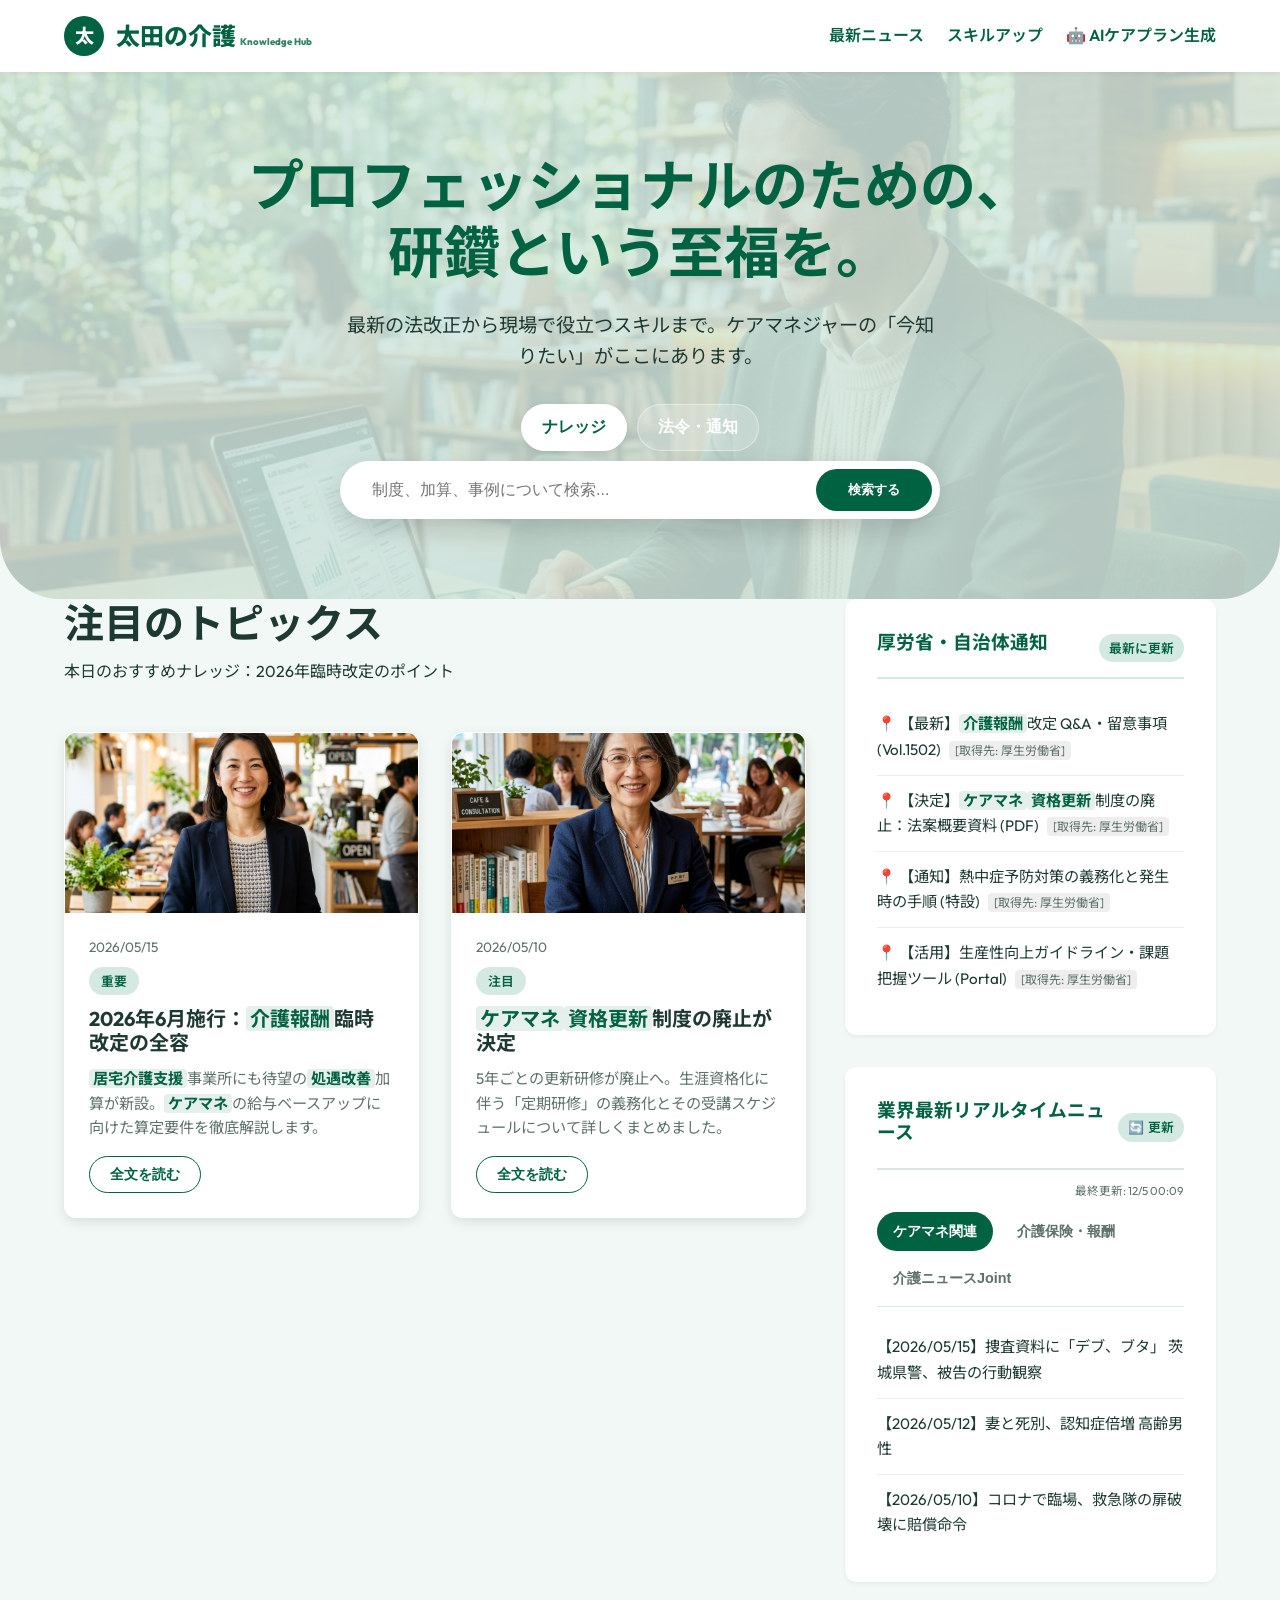
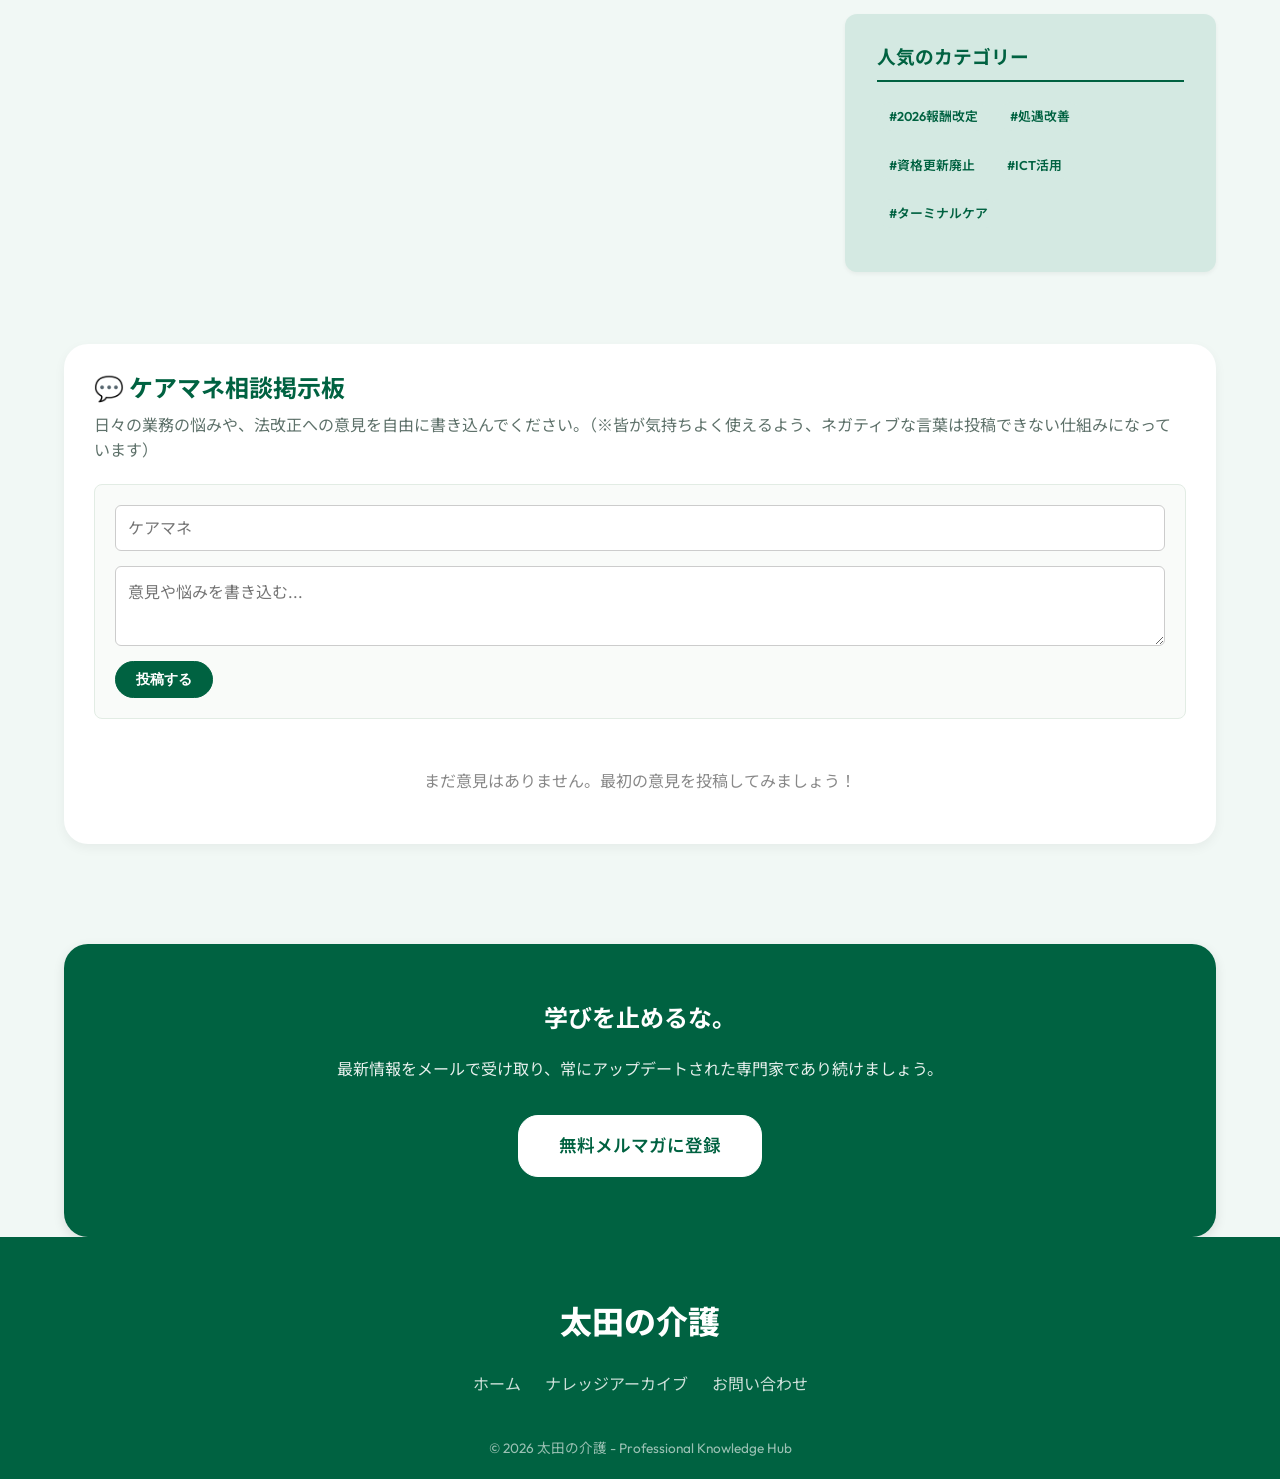
<file: index.html>
<!DOCTYPE html>
<html lang="ja">
<head>
    <meta charset="UTF-8">
    <meta name="viewport" content="width=device-width, initial-scale=1.0">
    <title>太田の介護 | ケアマネ・ナレッジハブ</title>
    <meta name="description" content="ケアマネジャーのための最新情報・研鑽プラットフォーム。法改正、報酬改定、スキルアップ情報を集約。">
    <meta name="theme-color" content="#006241">
    <meta name="apple-mobile-web-app-capable" content="yes">
    <meta name="apple-mobile-web-app-status-bar-style" content="black-translucent">
    <link rel="preconnect" href="https://fonts.googleapis.com">
    <link rel="preconnect" href="https://fonts.gstatic.com" crossorigin>
    <link href="https://fonts.googleapis.com/css2?family=Noto+Sans+JP:wght@400;500;700;900&family=Outfit:wght@400;600;800&display=swap" rel="stylesheet">
    <link rel="stylesheet" href="style.css">
</head>
<body>
    <header>
        <div class="container">
            <nav>
                <a href="#" class="logo" id="logoLink">
                    <div class="logo-icon">太</div>
                    <span>太田の介護 <small style="font-size: 0.6rem; opacity: 0.8;">Knowledge Hub</small></span>
                </a>
                <div class="nav-links">
                    <a href="#news" id="navNews">最新ニュース</a>
                    <a href="#skills" id="navSkills">スキルアップ</a>
                    <a href="ai-careplan/index.html">🤖 AIケアプラン生成</a>
                </div>
            </nav>
        </div>
    </header>

    <section class="hero animate-fade-in">
        <div class="container">
            <div class="hero-content">
                <h1>プロフェッショナルのための、<br>研鑽という至福を。</h1>
                <p>最新の法改正から現場で役立つスキルまで。ケアマネジャーの「今知りたい」がここにあります。</p>
                <div class="search-tabs" style="margin-bottom: 10px; display: flex; justify-content: center; gap: 10px;">
                    <button class="search-tab-btn active" data-mode="knowledge">ナレッジ</button>
                    <button class="search-tab-btn" data-mode="law">法令・通知</button>
                </div>
                <div class="search-box">
                    <input type="text" id="searchInput" placeholder="制度、加算、事例について検索...">
                    <button id="searchButton">検索する</button>
                </div>
            </div>
            <div class="hero-bg-overlay" style="position: absolute; top: 0; left: 0; width: 100%; height: 100%; background: url('assets/hero_knowledge.png') center/cover no-repeat; opacity: 0.15; z-index: 1;"></div>
        </div>
    </section>

    <main class="container" id="news">
        <div class="knowledge-grid">
            <!-- Main Content Area -->
            <div id="mainContent">
                <div class="section-title" style="text-align: left;">
                    <h2 id="mainContentTitle">注目のトピックス</h2>
                    <p id="mainContentDesc">本日のおすすめナレッジ：2026年臨時改定のポイント</p>
                </div>
                <div class="grid" id="newsGrid">
                    <!-- Cards will be injected by JavaScript -->
                </div>
            </div>

            <!-- Law Content Area (Hidden by default) -->
            <div id="lawContent" style="display: none;">
                <div class="section-title" style="text-align: left;">
                    <h2>法令・通知 検索結果</h2>
                    <p>実務で頻出する介護保険法や厚労省解釈通知から検索しています。</p>
                </div>
                <div class="law-list" id="lawGrid">
                    <!-- Law items will be injected by JavaScript -->
                </div>
            </div>

            <!-- Sidebar -->
            <aside>
                <div class="sidebar-box">
                    <div style="display: flex; justify-content: space-between; align-items: center; border-bottom: 2px solid var(--sb-light-green); padding-bottom: 12px; margin-bottom: 20px;">
                        <h3 style="border-bottom: none; margin-bottom: 0;">厚労省・自治体通知</h3>
                        <span id="refreshNews" style="cursor: pointer; font-size: 0.8rem; color: var(--sb-green); font-weight: 600; background: var(--sb-light-green); padding: 4px 10px; border-radius: 20px;">最新に更新</span>
                    </div>
                    <ul class="news-list">
                        <li><a href="https://www.mhlw.go.jp/stf/seisakunitsuite/bunya/hukushi_kaigo/kaigo_koureisha/index_00010.html" target="_blank">【2026/06】介護報酬臨時改定に関する告示（案）</a></li>
                        <li><a href="https://www.mhlw.go.jp/stf/topics/bukyoku/soumu/houritu/221.html" target="_blank">【2026/05】ケアマネ資格更新制度の廃止スケジュールについて</a></li>
                        <li><a href="https://www.mhlw.go.jp/stf/seisakunitsuite/bunya/koyou_roudou/roudoukijun/anzen/anzeneisei04/index.html" target="_blank">【重要】熱中症対策に伴う職場環境整備の義務化</a></li>
                        <li><a href="https://www.mhlw.go.jp/topics/kaigo/osirase/jigyou/190401/index.html" target="_blank">居宅介護支援における生産性向上ガイドライン</a></li>
                    </ul>
                </div>

                <div class="sidebar-box">
                    <div style="display: flex; justify-content: space-between; align-items: center; border-bottom: 2px solid var(--sb-light-green); padding-bottom: 12px; margin-bottom: 12px;">
                        <h3 style="border-bottom: none; margin-bottom: 0;">業界最新リアルタイムニュース</h3>
                        <span id="refreshPartnerNews" style="cursor: pointer; font-size: 0.8rem; color: var(--sb-green); font-weight: 600; background: var(--sb-light-green); padding: 4px 10px; border-radius: 20px; display: flex; align-items: center; gap: 4px; transition: all 0.3s ease; white-space: nowrap;"><span id="refreshPartnerNewsIcon">🔄</span> 更新</span>
                    </div>
                    <div id="partnerNewsLastUpdated" style="font-size: 0.72rem; color: var(--sb-text-muted); margin-bottom: 12px; text-align: right;"></div>
                    <div class="partner-tabs" style="display: flex; gap: 8px; margin-bottom: 15px; flex-wrap: wrap;">
                        <button class="tab-btn active" data-target="cm-online">ケアマネ関連</button>
                        <button class="tab-btn" data-target="cm-dot-com">介護保険・報酬</button>
                        <button class="tab-btn" data-target="joint-kaigo">介護ニュースJoint</button>
                    </div>
                    <ul class="news-list" id="partnerNewsList">
                        <li>読み込み中...</li>
                    </ul>
                </div>

                <div class="sidebar-box" style="background: var(--sb-light-green);">
                    <h3 style="border-color: var(--sb-green);">人気のカテゴリー</h3>
                    <div style="display: flex; flex-wrap: wrap; gap: 8px;" id="sidebarTags">
                        <span class="card-tag category-tag" style="cursor: pointer;">#2026報酬改定</span>
                        <span class="card-tag category-tag" style="cursor: pointer;">#処遇改善</span>
                        <span class="card-tag category-tag" style="cursor: pointer;">#資格更新廃止</span>
                        <span class="card-tag category-tag" style="cursor: pointer;">#ICT活用</span>
                        <span class="card-tag category-tag" style="cursor: pointer;">#ターミナルケア</span>
                    </div>
                </div>
            </aside>
        </div>

        <div class="bbs-section" id="bbs">
            <h2>💬 ケアマネ相談掲示板</h2>
            <p style="margin-bottom: 20px; color: var(--sb-text-muted);">日々の業務の悩みや、法改正への意見を自由に書き込んでください。（※皆が気持ちよく使えるよう、ネガティブな言葉は投稿できない仕組みになっています）</p>
            <div class="bbs-form">
                <input type="text" id="bbsName" placeholder="ケアマネ" class="bbs-input-name">
                <textarea id="bbsMessage" placeholder="意見や悩みを書き込む..." class="bbs-input-msg"></textarea>
                <div id="bbsError" class="bbs-error-msg" style="display:none; color: #e74c3c; font-weight: bold; font-size: 0.9rem;">※不適切な言葉（ネガティブワード）が含まれているため投稿できません。</div>
                <button id="bbsSubmit" class="btn-outline" style="align-self: flex-start; background: var(--sb-green); color: white;">投稿する</button>
            </div>
            <div class="bbs-list" id="bbsList">
                <!-- Comments injected via JS -->
            </div>
        </div>

        <div class="info-section" id="skills">
            <h2>学びを止めるな。</h2>
            <p>最新情報をメールで受け取り、常にアップデートされた専門家であり続けましょう。</p>
            <a href="#" class="btn-outline">無料メルマガに登録</a>
        </div>
    </main>

    <footer>
        <div class="container">
            <span class="footer-logo">太田の介護</span>
            <div class="footer-links">
                <a href="#">ホーム</a>
                <a href="#">ナレッジアーカイブ</a>
                <a href="#">お問い合わせ</a>
            </div>
            <p class="copyright">&copy; 2026 太田の介護 - Professional Knowledge Hub</p>
        </div>
    </footer>


    <!-- Modal for Article Details -->
    <div id="articleModal" class="modal">
        <div class="modal-content animate-fade-in">
            <span class="close-button">&times;</span>
            <div id="modalBody">
                <!-- Content will be injected here -->
            </div>
        </div>
    </div>

    <script src="script.js"></script>

    <style>
        .modal {
            display: none;
            position: fixed;
            z-index: 2000;
            left: 0;
            top: 0;
            width: 100%;
            height: 100%;
            background-color: rgba(0,0,0,0.6);
            backdrop-filter: blur(5px);
        }
        .modal-content {
            background-color: var(--sb-white);
            margin: 5% auto;
            padding: 40px;
            border-radius: var(--radius-lg);
            width: 80%;
            max-width: 800px;
            max-height: 85vh;
            overflow-y: auto;
            position: relative;
            box-shadow: var(--shadow-lg);
        }
        .close-button {
            position: absolute;
            right: 24px;
            top: 24px;
            font-size: 2rem;
            font-weight: bold;
            color: var(--sb-text-muted);
            cursor: pointer;
            transition: var(--transition);
        }
        .close-button:hover {
            color: var(--sb-green);
        }
        .modal-header {
            margin-bottom: 24px;
            border-bottom: 1px solid var(--sb-light-green);
            padding-bottom: 16px;
        }
        .modal-body h2 {
            color: var(--sb-green);
            margin: 24px 0 16px;
        }
        .modal-body p {
            margin-bottom: 16px;
            font-size: 1.05rem;
            color: var(--sb-text);
        }
        .modal-body ul {
            margin-bottom: 24px;
            padding-left: 20px;
        }
        .modal-body li {
            margin-bottom: 8px;
        }
        
        /* BBS Styles */
        .bbs-section {
            background: var(--sb-white, #ffffff);
            padding: 30px;
            border-radius: var(--radius-lg, 12px);
            margin: 40px 0;
            box-shadow: 0 4px 12px rgba(0,0,0,0.05);
        }
        .bbs-section h2 {
            color: var(--sb-green, #006241);
            margin-bottom: 10px;
        }
        .bbs-form {
            display: flex;
            flex-direction: column;
            gap: 15px;
            margin-bottom: 30px;
            background: #f9fbf9;
            padding: 20px;
            border-radius: 8px;
            border: 1px solid #e2ece4;
        }
        .bbs-input-name, .bbs-input-msg {
            padding: 12px;
            border: 1px solid #ccc;
            border-radius: 6px;
            font-family: inherit;
            font-size: 1rem;
        }
        .bbs-input-msg {
            resize: vertical;
            min-height: 80px;
        }
        .bbs-input-name:focus, .bbs-input-msg:focus {
            outline: none;
            border-color: var(--sb-green, #006241);
            box-shadow: 0 0 0 2px rgba(0, 98, 65, 0.2);
        }
        .bbs-list {
            display: flex;
            flex-direction: column;
            gap: 15px;
        }
        .bbs-item {
            padding: 15px;
            border-bottom: 1px solid #eee;
            background: #fff;
            border-radius: 8px;
            box-shadow: 0 2px 4px rgba(0,0,0,0.02);
            border-left: 4px solid var(--sb-light-green, #b5dfca);
        }
        .bbs-item p {
            margin-top: 8px;
            color: #333;
            line-height: 1.5;
            white-space: pre-wrap;
        }
    </style>
    <!-- Bottom Navigation for Mobile App-like Experience -->
    <nav class="bottom-nav">
        <a href="#news" class="bottom-nav-item active">
            <span class="bottom-nav-icon">📰</span>
            <span class="bottom-nav-text">ニュース</span>
        </a>
        <a href="#skills" class="bottom-nav-item">
            <span class="bottom-nav-icon">📚</span>
            <span class="bottom-nav-text">スキルアップ</span>
        </a>
        <a href="ai-careplan/index.html" class="bottom-nav-item">
            <span class="bottom-nav-icon">🤖</span>
            <span class="bottom-nav-text">AIケア</span>
        </a>
    </nav>
</body>
</html>
</file>
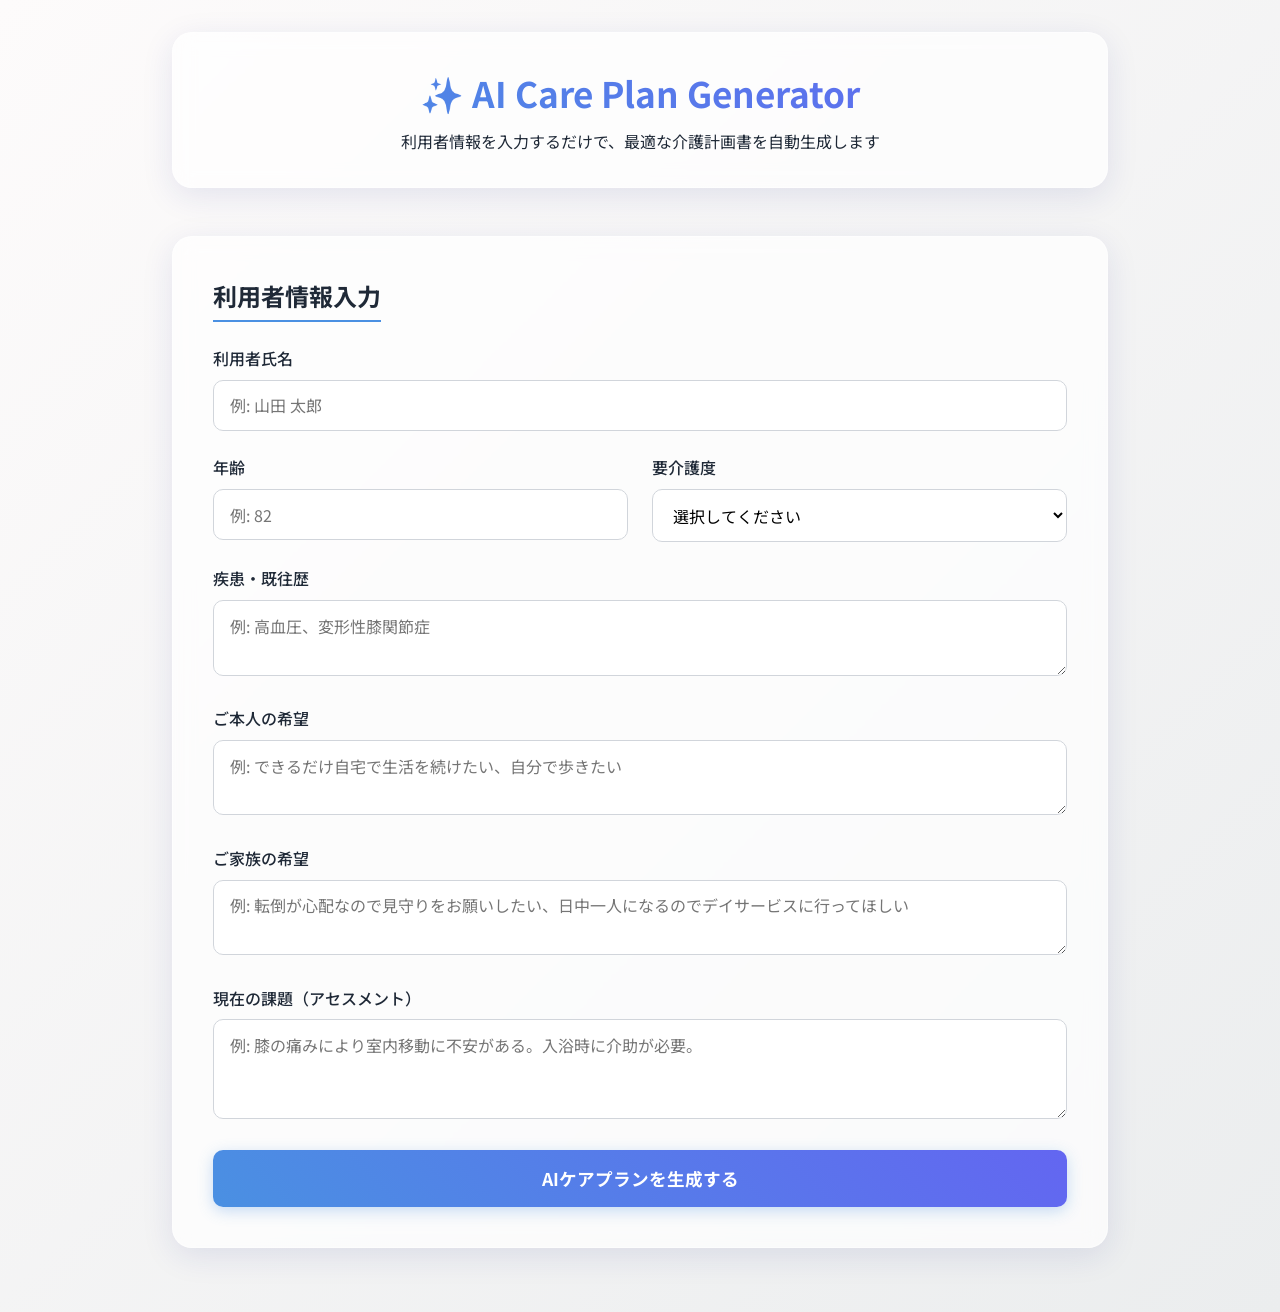
<file: ai-careplan/index.html>
<!DOCTYPE html>
<html lang="ja">
<head>
    <meta charset="UTF-8">
    <meta name="viewport" content="width=device-width, initial-scale=1.0">
    <title>AIケアプラン自動生成システム</title>
    <meta name="theme-color" content="#4a90e2">
    <meta name="apple-mobile-web-app-capable" content="yes">
    <meta name="apple-mobile-web-app-status-bar-style" content="black-translucent">
    <link href="https://fonts.googleapis.com/css2?family=Noto+Sans+JP:wght@300;400;500;700&display=swap" rel="stylesheet">
    <link rel="stylesheet" href="style.css">
</head>
<body>
    <div class="app-container">
        <header class="glass-header">
            <h1>✨ AI Care Plan Generator</h1>
            <p>利用者情報を入力するだけで、最適な介護計画書を自動生成します</p>
        </header>

        <main class="main-content">
            <section class="input-section glass-panel">
                <h2>利用者情報入力</h2>
                <form id="carePlanForm">
                    <div class="form-group">
                        <label for="userName">利用者氏名</label>
                        <input type="text" id="userName" placeholder="例: 山田 太郎" required>
                    </div>

                    <div class="form-row">
                        <div class="form-group">
                            <label for="age">年齢</label>
                            <input type="number" id="age" placeholder="例: 82" required>
                        </div>
                        <div class="form-group">
                            <label for="careLevel">要介護度</label>
                            <select id="careLevel" required>
                                <option value="" disabled selected>選択してください</option>
                                <option value="要支援1">要支援1</option>
                                <option value="要支援2">要支援2</option>
                                <option value="要介護1">要介護1</option>
                                <option value="要介護2">要介護2</option>
                                <option value="要介護3">要介護3</option>
                                <option value="要介護4">要介護4</option>
                                <option value="要介護5">要介護5</option>
                            </select>
                        </div>
                    </div>

                    <div class="form-group">
                        <label for="medicalHistory">疾患・既往歴</label>
                        <textarea id="medicalHistory" rows="2" placeholder="例: 高血圧、変形性膝関節症"></textarea>
                    </div>

                    <div class="form-group">
                        <label for="userWish">ご本人の希望</label>
                        <textarea id="userWish" rows="2" placeholder="例: できるだけ自宅で生活を続けたい、自分で歩きたい"></textarea>
                    </div>

                    <div class="form-group">
                        <label for="familyWish">ご家族の希望</label>
                        <textarea id="familyWish" rows="2" placeholder="例: 転倒が心配なので見守りをお願いしたい、日中一人になるのでデイサービスに行ってほしい"></textarea>
                    </div>

                    <div class="form-group">
                        <label for="currentIssues">現在の課題（アセスメント）</label>
                        <textarea id="currentIssues" rows="3" placeholder="例: 膝の痛みにより室内移動に不安がある。入浴時に介助が必要。" required></textarea>
                    </div>

                    <button type="submit" class="generate-btn">
                        <span class="btn-text">AIケアプランを生成する</span>
                        <span class="loader" id="btnLoader"></span>
                    </button>
                </form>
            </section>

            <section class="output-section glass-panel" id="outputSection" style="display: none;">
                <h2>📝 生成されたケアプラン</h2>
                <div class="plan-content" id="planContent">
                    <!-- 生成されたコンテンツがここに挿入されます -->
                </div>
                <div class="action-buttons">
                    <button class="action-btn secondary" onclick="window.print()">印刷する</button>
                    <button class="action-btn primary" onclick="copyToClipboard()">コピーする</button>
                </div>
            </section>
        </main>
    </div>
    <script src="script.js"></script>
    <nav class="bottom-nav">
        <a href="../index.html#news" class="bottom-nav-item">
            <span class="bottom-nav-icon">📰</span>
            <span class="bottom-nav-text">ニュース</span>
        </a>
        <a href="../index.html#skills" class="bottom-nav-item">
            <span class="bottom-nav-icon">📚</span>
            <span class="bottom-nav-text">スキルアップ</span>
        </a>
        <a href="#" class="bottom-nav-item active">
            <span class="bottom-nav-icon">🤖</span>
            <span class="bottom-nav-text">AIケア</span>
        </a>
    </nav>
</body>
</html>
</file>
<file: style.css>
/* 
   ota_kaigo - Starbucks Inspired Design System
   Main Theme: Vibrant Green, Cream, and Professional Warmth
   Knowledge Hub Edition
*/

:root {
    --sb-green: #006241;
    --sb-light-green: #d4e9e2;
    --sb-accent-gold: #cba258;
    --sb-coffee-brown: #3d2b1f;
    --sb-cream: #f1f8f5;
    --sb-white: #ffffff;
    --sb-text: #1e3932;
    --sb-text-muted: #5e716a;
    
    --shadow-sm: 0 2px 4px rgba(0,0,0,0.05);
    --shadow-md: 0 4px 12px rgba(0,0,0,0.1);
    --shadow-lg: 0 10px 25px rgba(0,0,0,0.15);
    --radius-sm: 8px;
    --radius-md: 12px;
    --radius-lg: 24px;
    --transition: all 0.3s cubic-bezier(0.4, 0, 0.2, 1);
}

html {
    scroll-behavior: smooth;
}

* {
    margin: 0;
    padding: 0;
    box-sizing: border-box;
}

body {
    font-family: 'Outfit', 'Noto Sans JP', sans-serif;
    background-color: var(--sb-cream);
    color: var(--sb-text);
    line-height: 1.6;
    overflow-x: hidden;
}

/* Custom Scrollbar for Desktop Web */
::-webkit-scrollbar {
    width: 10px;
    height: 10px;
}
::-webkit-scrollbar-track {
    background: var(--sb-cream);
}
::-webkit-scrollbar-thumb {
    background: #b5dfca;
    border-radius: 10px;
}
::-webkit-scrollbar-thumb:hover {
    background: var(--sb-green);
}

/* Typography */
h1, h2, h3 {
    font-weight: 700;
    line-height: 1.2;
}

.container {
    max-width: 1200px;
    margin: 0 auto;
    padding: 0 24px;
}

/* Header */
header {
    background-color: var(--sb-white);
    padding: 16px 0;
    box-shadow: var(--shadow-sm);
    position: sticky;
    top: 0;
    z-index: 1000;
    transition: var(--transition);
}

nav {
    display: flex;
    justify-content: space-between;
    align-items: center;
}

.logo {
    display: flex;
    align-items: center;
    gap: 12px;
    font-size: 1.5rem;
    font-weight: 800;
    color: var(--sb-green);
    text-decoration: none;
}

.logo-icon {
    width: 40px;
    height: 40px;
    background-color: var(--sb-green);
    border-radius: 50%;
    display: flex;
    align-items: center;
    justify-content: center;
    color: white;
    font-size: 1.2rem;
}

.nav-links a {
    text-decoration: none;
    color: var(--sb-green);
    font-weight: 600;
    margin-left: 20px;
    transition: var(--transition);
    position: relative;
    padding-bottom: 4px;
}

.nav-links a::after {
    content: '';
    position: absolute;
    width: 0;
    height: 2px;
    bottom: 0;
    left: 0;
    background-color: var(--sb-accent-gold);
    transition: var(--transition);
}

.nav-links a:hover {
    color: var(--sb-accent-gold);
}

.nav-links a:hover::after {
    width: 100%;
}

/* Hero Section */
.hero {
    padding: 80px 0;
    background-color: var(--sb-light-green);
    border-bottom-left-radius: 60px;
    border-bottom-right-radius: 60px;
    text-align: center;
    position: relative;
    overflow: hidden;
}

.hero-content {
    position: relative;
    z-index: 2;
}

.hero h1 {
    font-size: 3.5rem;
    color: var(--sb-green);
    margin-bottom: 24px;
}

.hero p {
    font-size: 1.2rem;
    max-width: 600px;
    margin: 0 auto 32px;
}

.search-box {
    background: white;
    padding: 8px;
    border-radius: 40px;
    display: flex;
    max-width: 600px;
    margin: 0 auto;
    box-shadow: var(--shadow-lg);
}

.search-box input {
    flex: 1;
    border: none;
    padding: 12px 24px;
    font-size: 1rem;
    border-radius: 40px;
    outline: none;
}

.search-box button {
    background: var(--sb-green);
    color: white;
    border: none;
    padding: 12px 32px;
    border-radius: 40px;
    font-weight: 600;
    cursor: pointer;
    transition: var(--transition);
}

.search-box button:hover {
    background: #004d33;
    transform: scale(1.05);
}

/* Main Content */
main {
    padding: 60px 0;
}

.knowledge-grid {
    display: grid;
    grid-template-columns: 2fr 1fr;
    gap: 40px;
}

@media (max-width: 992px) {
    .knowledge-grid {
        grid-template-columns: 1fr;
    }
}

.section-title {
    margin-bottom: 48px;
}

.section-title h2 {
    font-size: 2.5rem;
    color: var(--sb-text);
    margin-bottom: 12px;
}

.grid {
    display: grid;
    grid-template-columns: repeat(auto-fill, minmax(300px, 1fr));
    gap: 32px;
}

/* Cards */
.card {
    background: white;
    border-radius: var(--radius-md);
    overflow: hidden;
    box-shadow: var(--shadow-md);
    transition: var(--transition);
    cursor: pointer;
}

.card:hover {
    transform: translateY(-8px);
    box-shadow: var(--shadow-lg);
}

/* Subtle border for desktop clarity */
.card {
    background: white;
    border-radius: var(--radius-md);
    overflow: hidden;
    box-shadow: var(--shadow-md);
    transition: var(--transition);
    cursor: pointer;
    border: 1px solid transparent;
}
.card:hover {
    border-color: var(--sb-light-green);
}

.card:active {
    transform: scale(0.98);
}

.card-img {
    width: 100%;
    height: 180px;
    background-size: cover;
    background-position: center;
}

.card-body {
    padding: 24px;
}

.card-tag {
    background: var(--sb-light-green);
    color: var(--sb-green);
    padding: 4px 12px;
    border-radius: 20px;
    font-size: 0.8rem;
    font-weight: 600;
    display: inline-block;
    margin-bottom: 12px;
}

.card-date {
    font-size: 0.85rem;
    color: var(--sb-text-muted);
    margin-bottom: 8px;
    display: block;
}

.card h3 {
    margin-bottom: 12px;
    font-size: 1.25rem;
}

.card p {
    color: var(--sb-text-muted);
    font-size: 0.95rem;
    margin-bottom: 16px;
}

/* Sidebar */
.sidebar-box {
    background: var(--sb-white);
    padding: 32px;
    border-radius: var(--radius-md);
    box-shadow: var(--shadow-sm);
    margin-bottom: 32px;
}

.sidebar-box h3 {
    border-bottom: 2px solid var(--sb-light-green);
    padding-bottom: 12px;
    margin-bottom: 20px;
    color: var(--sb-green);
}

.news-list {
    list-style: none;
}

.news-list li {
    padding: 12px 0;
    border-bottom: 1px solid #eee;
}

.news-list li:last-child {
    border-bottom: none;
}

.news-list a {
    color: var(--sb-text);
    text-decoration: none;
    font-size: 0.95rem;
    transition: var(--transition);
}

.news-list a:hover {
    color: var(--sb-green);
}

/* Partner Tabs */
.partner-tabs {
    border-bottom: 1px solid var(--sb-light-green);
    padding-bottom: 8px;
}

.tab-btn {
    background: none;
    border: none;
    padding: 10px 16px;
    font-size: 0.9rem;
    font-weight: 600;
    color: var(--sb-text-muted);
    cursor: pointer;
    border-radius: 20px;
    transition: var(--transition);
}

.tab-btn:hover {
    background: var(--sb-light-green);
    color: var(--sb-green);
}

.tab-btn.active {
    background: var(--sb-green);
    color: white;
}

/* Info Section */
.info-section {
    margin-top: 100px;
    background: var(--sb-green);
    color: white;
    padding: 60px;
    border-radius: var(--radius-lg);
    box-shadow: var(--shadow-md);
    text-align: center;
}

.info-section h2 {
    margin-bottom: 24px;
}

.info-section p {
    margin-bottom: 32px;
    opacity: 0.9;
}

.info-section .btn-outline {
    padding: 16px 40px;
    font-size: 1.1rem;
    display: inline-block;
    background: white;
    border-color: white;
}

.info-section .btn-outline:hover {
    background: var(--sb-light-green);
    color: var(--sb-green);
}

/* Footer */
footer {
    background: var(--sb-green);
    color: white;
    padding: 60px 0 20px;
    text-align: center;
}

.footer-logo {
    font-size: 2rem;
    font-weight: 800;
    margin-bottom: 24px;
    display: block;
}

.footer-links {
    display: flex;
    justify-content: center;
    gap: 24px;
    margin-bottom: 40px;
}

.footer-links a {
    color: white;
    text-decoration: none;
    opacity: 0.8;
}

.footer-links a:hover {
    opacity: 1;
}

/* Modal Styles - Important for Mobile */
.modal {
    display: none;
    position: fixed;
    z-index: 2000;
    left: 0;
    top: 0;
    width: 100%;
    height: 100%;
    background-color: rgba(0,0,0,0.7);
    backdrop-filter: blur(5px);
}

.modal-content {
    background-color: var(--sb-white);
    margin: 5% auto;
    padding: 0;
    border-radius: var(--radius-md);
    width: 90%;
    max-width: 800px;
    max-height: 85vh;
    overflow-y: auto;
    position: relative;
    box-shadow: var(--shadow-lg);
}

.modal-body {
    padding: 40px;
}

.modal-body h1 {
    color: var(--sb-green);
    margin-bottom: 20px;
    font-size: 2rem;
}

.modal-body h2 {
    margin: 30px 0 15px;
    font-size: 1.5rem;
    color: var(--sb-text);
}

.modal-body ul {
    margin-bottom: 20px;
    padding-left: 20px;
}

.modal-body li {
    margin-bottom: 10px;
}

.close-button {
    position: sticky;
    top: 0;
    float: right;
    width: 40px;
    height: 40px;
    background: var(--sb-green);
    color: white;
    border-radius: 50%;
    display: flex;
    align-items: center;
    justify-content: center;
    font-size: 28px;
    font-weight: bold;
    cursor: pointer;
    margin: 15px;
    z-index: 10;
}

@media (max-width: 768px) {
    .modal-content {
        width: 95%;
        margin: 2% auto;
        max-height: 96vh;
    }
    .modal-body {
        padding: 24px;
    }
    .modal-body h1 {
        font-size: 1.5rem;
    }
}

.copyright {
    opacity: 0.6;
    font-size: 0.85rem;
}

/* Buttons & Animations */
.btn-outline {
    border: 1px solid var(--sb-green);
    color: var(--sb-green);
    padding: 8px 20px;
    border-radius: 20px;
    text-decoration: none;
    font-weight: 600;
    font-size: 0.9rem;
    transition: var(--transition);
    background: transparent;
    cursor: pointer;
}

.btn-outline:hover {
    background: var(--sb-green);
    color: white;
}

@keyframes fadeInUp {
    from {
        opacity: 0;
        transform: translateY(20px);
    }
    to {
        opacity: 1;
        transform: translateY(0);
    }
}

.animate-fade-in {
    animation: fadeInUp 0.8s ease forwards;
}

/* Mobile Responsiveness & Enhanced UI */

@media (max-width: 1200px) {
    .container {
        padding: 0 20px;
    }
}

@media (max-width: 992px) {
    .knowledge-grid {
        grid-template-columns: 1fr;
    }
    
    .hero h1 {
        font-size: 2.8rem;
    }
}

/* Bottom Navigation */
.bottom-nav {
    display: none;
    position: fixed;
    bottom: 0;
    left: 0;
    width: 100%;
    background-color: var(--sb-white);
    box-shadow: 0 -4px 20px rgba(0, 0, 0, 0.08);
    z-index: 2000;
    padding-bottom: env(safe-area-inset-bottom, 0);
    border-top: 1px solid var(--sb-light-green);
}

.bottom-nav-item {
    flex: 1;
    display: flex;
    flex-direction: column;
    align-items: center;
    justify-content: center;
    padding: 12px 0 8px;
    text-decoration: none;
    color: var(--sb-text-muted);
    transition: var(--transition);
}

.bottom-nav-icon {
    font-size: 1.4rem;
    margin-bottom: 4px;
}

.bottom-nav-text {
    font-size: 0.7rem;
    font-weight: 700;
}

.bottom-nav-item.active,
.bottom-nav-item:hover {
    color: var(--sb-green);
}

@media (max-width: 768px) {
    body {
        padding-bottom: 90px;
    }

    nav {
        justify-content: center;
    }

    .nav-links {
        display: none;
    }

    .bottom-nav {
        display: flex;
        padding-bottom: env(safe-area-inset-bottom, 15px);
    }

    .info-section {
        margin-top: 50px;
        padding: 30px 20px;
    }

    .info-section h2 {
        font-size: 1.8rem;
    }

    .info-section .btn-outline {
        padding: 12px 30px;
        font-size: 1rem;
    }

    .partner-tabs {
        flex-wrap: wrap;
    }

    .hero {
        padding: 50px 0;
        border-bottom-left-radius: 30px;
        border-bottom-right-radius: 30px;
    }
    
    .hero h1 {
        font-size: 2rem;
        padding: 0 15px;
    }
    
    .hero p {
        font-size: 1.1rem;
        line-height: 1.5;
        margin-bottom: 24px;
    }
    
    .search-box {
        width: 90%;
        flex-direction: column;
        background: white;
        padding: 10px;
        gap: 10px;
        border-radius: 20px;
    }
    
    .search-box input {
        text-align: center;
        padding: 12px;
        font-size: 1.1rem;
    }
    
    .search-box button {
        width: 100%;
        padding: 14px;
        font-size: 1.1rem;
    }
    
    .section-title h2 {
        font-size: 1.8rem;
        text-align: center;
    }
    
    .grid {
        grid-template-columns: 1fr;
        padding: 0 10px;
    }

    .card-body h3 {
        font-size: 1.4rem;
    }

    .card-body p {
        font-size: 1.05rem;
    }
    
    .footer-links {
        flex-direction: row;
        flex-wrap: wrap;
        justify-content: center;
        gap: 15px;
        font-size: 0.9rem;
    }
}

/* Fix for overlapping header on mobile scroll */
@media (max-width: 480px) {
    
    .card-body {
        padding: 20px;
    }
    
    .sidebar-box {
        padding: 20px;
    }
}

/* Animations and Premium Touches */
.card, .sidebar-box, .hero-content {
    will-change: transform, opacity;
}

/* Sticky Header adjustment for mobile */
header {
    background: rgba(255, 255, 255, 0.95);
    backdrop-filter: blur(10px);
}

/* Loading Spinner */
.loading-spinner {
    width: 40px;
    height: 40px;
    border: 4px solid var(--sb-light-green);
    border-top: 4px solid var(--sb-green);
    border-radius: 50%;
    animation: spin 1s linear infinite;
    margin: 0 auto 15px;
}

@keyframes spin {
    0% { transform: rotate(0deg); }
    100% { transform: rotate(360deg); }
}

/* =========================================
   Law Search & Tabs Styles
========================================= */
.search-tab-btn {
    background: rgba(255, 255, 255, 0.2);
    border: 1px solid rgba(255, 255, 255, 0.4);
    color: white;
    padding: 12px 20px;
    border-radius: 24px;
    cursor: pointer;
    font-size: 1rem;
    font-weight: 600;
    transition: var(--transition);
    backdrop-filter: blur(5px);
}

.search-tab-btn:hover {
    background: rgba(255, 255, 255, 0.3);
}

.search-tab-btn.active {
    background: var(--sb-white);
    color: var(--sb-green);
    border-color: var(--sb-white);
    box-shadow: 0 2px 8px rgba(0,0,0,0.1);
}

.law-list {
    display: flex;
    flex-direction: column;
    gap: 16px;
}

.law-item {
    background: var(--sb-white);
    border-left: 4px solid var(--sb-green);
    padding: 20px;
    border-radius: var(--radius-md);
    box-shadow: 0 4px 12px rgba(0,0,0,0.05);
    transition: var(--transition);
}

.law-item:hover {
    box-shadow: 0 6px 16px rgba(0,0,0,0.1);
}

.law-tag {
    display: inline-block;
    background: var(--sb-light-green);
    color: var(--sb-green);
    font-size: 0.75rem;
    font-weight: bold;
    padding: 4px 10px;
    border-radius: 20px;
    margin-bottom: 8px;
}

.law-title {
    font-size: 1.1rem;
    font-weight: 700;
    color: var(--sb-text);
    margin-bottom: 12px;
}

.law-excerpt {
    font-size: 0.95rem;
    color: var(--sb-text-muted);
    line-height: 1.6;
    background: #f9fbf9;
    padding: 12px;
    border-radius: 8px;
    border: 1px solid #e2ece4;
    white-space: pre-wrap;
}

.law-footer {
    display: flex;
    justify-content: flex-end;
    margin-top: 12px;
}
</file>
<file: ai-careplan/style.css>
:root {
    --primary-color: #4a90e2;
    --primary-hover: #357abd;
    --secondary-color: #f3f4f6;
    --text-main: #1f2937;
    --text-light: #6b7280;
    --bg-gradient: linear-gradient(135deg, #fdfbfb 0%, #ebedee 100%);
    --glass-bg: rgba(255, 255, 255, 0.7);
    --glass-border: rgba(255, 255, 255, 0.4);
    --glass-shadow: 0 8px 32px 0 rgba(31, 38, 135, 0.1);
}

* {
    margin: 0;
    padding: 0;
    box-sizing: border-box;
}

body {
    font-family: 'Noto Sans JP', sans-serif;
    background: var(--bg-gradient);
    color: var(--text-main);
    line-height: 1.6;
    min-height: 100vh;
}

.app-container {
    max-width: 1000px;
    margin: 0 auto;
    padding: 2rem;
}

/* Typography */
h1 {
    font-size: 2.2rem;
    font-weight: 700;
    margin-bottom: 0.5rem;
    background: linear-gradient(45deg, #4a90e2, #6366f1);
    -webkit-background-clip: text;
    -webkit-text-fill-color: transparent;
}

h2 {
    font-size: 1.5rem;
    margin-bottom: 1.5rem;
    color: var(--text-main);
    border-bottom: 2px solid var(--primary-color);
    display: inline-block;
    padding-bottom: 0.3rem;
}

/* Glassmorphism Classes */
.glass-header {
    text-align: center;
    margin-bottom: 3rem;
    padding: 2rem;
    background: var(--glass-bg);
    backdrop-filter: blur(10px);
    -webkit-backdrop-filter: blur(10px);
    border-radius: 20px;
    border: 1px solid var(--glass-border);
    box-shadow: var(--glass-shadow);
}

.glass-panel {
    background: var(--glass-bg);
    backdrop-filter: blur(10px);
    -webkit-backdrop-filter: blur(10px);
    border-radius: 20px;
    border: 1px solid var(--glass-border);
    box-shadow: var(--glass-shadow);
    padding: 2.5rem;
    margin-bottom: 2rem;
    transition: transform 0.3s ease;
}

/* Forms */
.form-group {
    margin-bottom: 1.5rem;
}

.form-row {
    display: flex;
    gap: 1.5rem;
}

.form-row .form-group {
    flex: 1;
}

label {
    display: block;
    margin-bottom: 0.5rem;
    font-weight: 500;
    color: var(--text-main);
}

input[type="text"],
input[type="number"],
select,
textarea {
    width: 100%;
    padding: 0.8rem 1rem;
    border: 1px solid #d1d5db;
    border-radius: 10px;
    font-size: 1rem;
    font-family: inherit;
    background: rgba(255, 255, 255, 0.9);
    transition: all 0.3s ease;
}

input:focus,
select:focus,
textarea:focus {
    outline: none;
    border-color: var(--primary-color);
    box-shadow: 0 0 0 3px rgba(74, 144, 226, 0.2);
}

/* Buttons */
button {
    cursor: pointer;
    font-family: inherit;
    font-weight: 500;
    border: none;
    border-radius: 10px;
    transition: all 0.3s ease;
}

.generate-btn {
    width: 100%;
    padding: 1rem;
    background: linear-gradient(45deg, #4a90e2, #6366f1);
    color: white;
    font-size: 1.1rem;
    font-weight: 700;
    display: flex;
    justify-content: center;
    align-items: center;
    gap: 10px;
    box-shadow: 0 4px 15px rgba(74, 144, 226, 0.3);
}

.generate-btn:hover {
    transform: translateY(-2px);
    box-shadow: 0 6px 20px rgba(74, 144, 226, 0.4);
}

.generate-btn:active {
    transform: translateY(0);
}

.action-buttons {
    display: flex;
    gap: 1rem;
    margin-top: 2rem;
    justify-content: flex-end;
}

.action-btn {
    padding: 0.8rem 1.5rem;
    font-size: 1rem;
}

.action-btn.primary {
    background: var(--primary-color);
    color: white;
}

.action-btn.primary:hover {
    background: var(--primary-hover);
}

.action-btn.secondary {
    background: white;
    color: var(--text-main);
    border: 1px solid #d1d5db;
}

.action-btn.secondary:hover {
    background: var(--secondary-color);
}

/* Loader */
.loader {
    display: none;
    width: 20px;
    height: 20px;
    border: 3px solid rgba(255,255,255,0.3);
    border-radius: 50%;
    border-top-color: white;
    animation: spin 1s ease-in-out infinite;
}

@keyframes spin {
    to { transform: rotate(360deg); }
}

/* Generated Plan Content */
.plan-content {
    background: white;
    padding: 2rem;
    border-radius: 15px;
    border: 1px solid #e5e7eb;
}

.plan-section {
    margin-bottom: 1.5rem;
}

.plan-section h3 {
    font-size: 1.1rem;
    color: var(--primary-color);
    margin-bottom: 0.5rem;
}

.plan-section p {
    background: #f9fafb;
    padding: 1rem;
    border-radius: 8px;
    border-left: 4px solid var(--primary-color);
}

/* Bottom Navigation */
.bottom-nav {
    display: none;
    position: fixed;
    bottom: 0;
    left: 0;
    width: 100%;
    background-color: rgba(255, 255, 255, 0.95);
    backdrop-filter: blur(10px);
    -webkit-backdrop-filter: blur(10px);
    box-shadow: 0 -4px 20px rgba(0, 0, 0, 0.08);
    z-index: 2000;
    padding-bottom: env(safe-area-inset-bottom, 0);
    border-top: 1px solid rgba(0,0,0,0.05);
}

.bottom-nav-item {
    flex: 1;
    display: flex;
    flex-direction: column;
    align-items: center;
    justify-content: center;
    padding: 12px 0 8px;
    text-decoration: none;
    color: var(--text-light);
    transition: all 0.3s ease;
}

.bottom-nav-icon {
    font-size: 1.4rem;
    margin-bottom: 4px;
}

.bottom-nav-text {
    font-size: 0.7rem;
    font-weight: 700;
}

.bottom-nav-item.active,
.bottom-nav-item:hover {
    color: var(--primary-color);
}

/* Responsive */
@media (max-width: 768px) {
    body {
        padding-bottom: 70px;
    }
    
    .bottom-nav {
        display: flex;
    }

    .form-row {
        flex-direction: column;
        gap: 0;
    }
    
    .app-container {
        padding: 1rem;
    }
    
    .glass-panel {
        padding: 1.5rem;
    }
}
</file>
